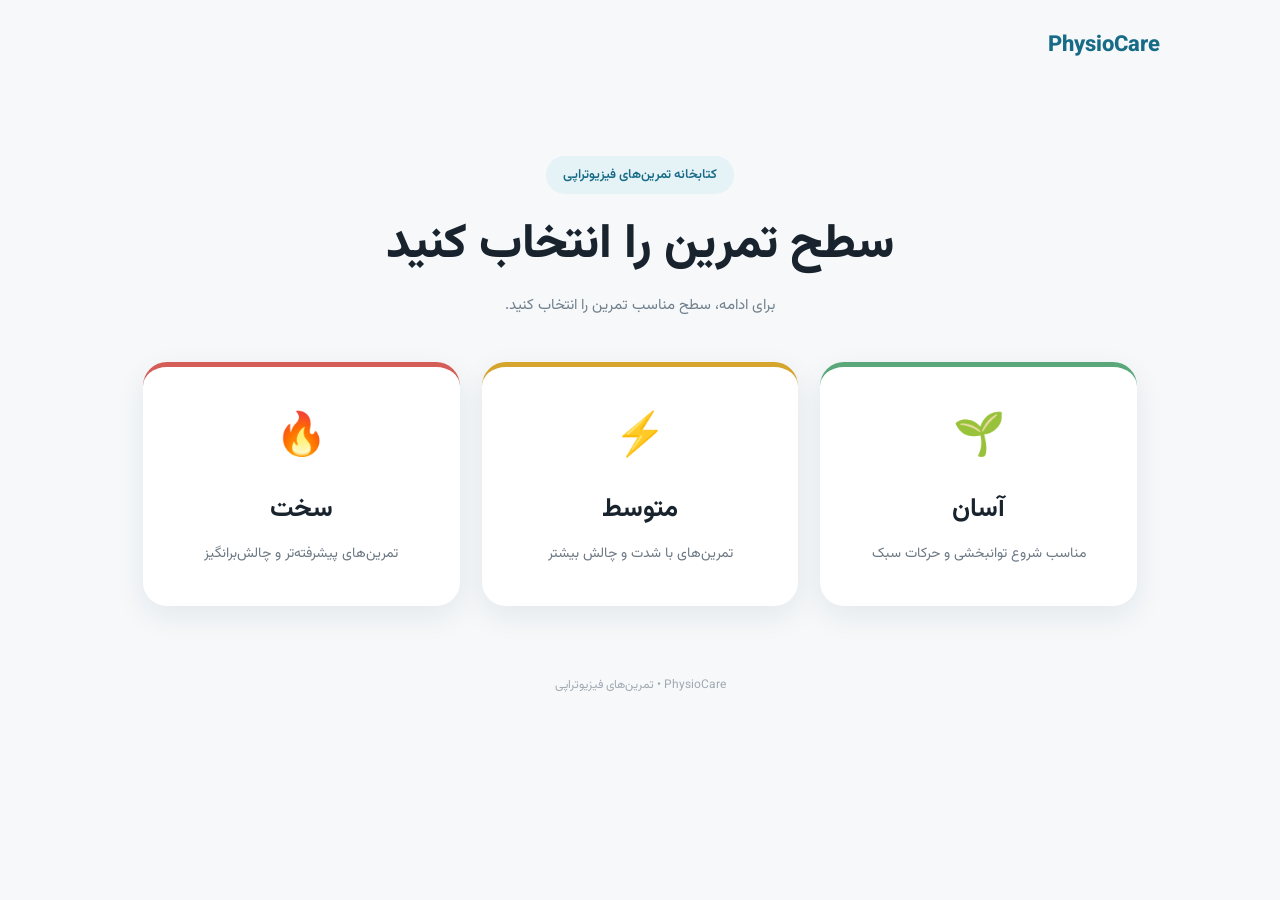
<file: index.html>
<!doctype html>
<html lang="fa" dir="rtl">
<head>
<meta charset="UTF-8">
<meta name="viewport" content="width=device-width,initial-scale=1">
<title>PhysioCare | سطح تمرین</title>
<link rel="stylesheet" href="style.css">
</head>
<body>
<header><div class="brand">PhysioCare</div></header>
<main class="page">
  <section class="hero">
    <div class="badge">کتابخانه تمرین‌های فیزیوتراپی</div>
    <h1>سطح تمرین را انتخاب کنید</h1>
    <p>برای ادامه، سطح مناسب تمرین را انتخاب کنید.</p>
  </section>
  <section class="levels">
    <a class="level easy" href="body.html?level=easy">
      <span class="emoji">🌱</span><strong>آسان</strong>
      <small>مناسب شروع توانبخشی و حرکات سبک</small>
    </a>
    <a class="level medium" href="body.html?level=medium">
      <span class="emoji">⚡</span><strong>متوسط</strong>
      <small>تمرین‌های با شدت و چالش بیشتر</small>
    </a>
    <a class="level hard" href="body.html?level=hard">
      <span class="emoji">🔥</span><strong>سخت</strong>
      <small>تمرین‌های پیشرفته‌تر و چالش‌برانگیز</small>
    </a>
  </section>
</main>
<footer>PhysioCare • تمرین‌های فیزیوتراپی</footer>
</body>
</html>
</file>
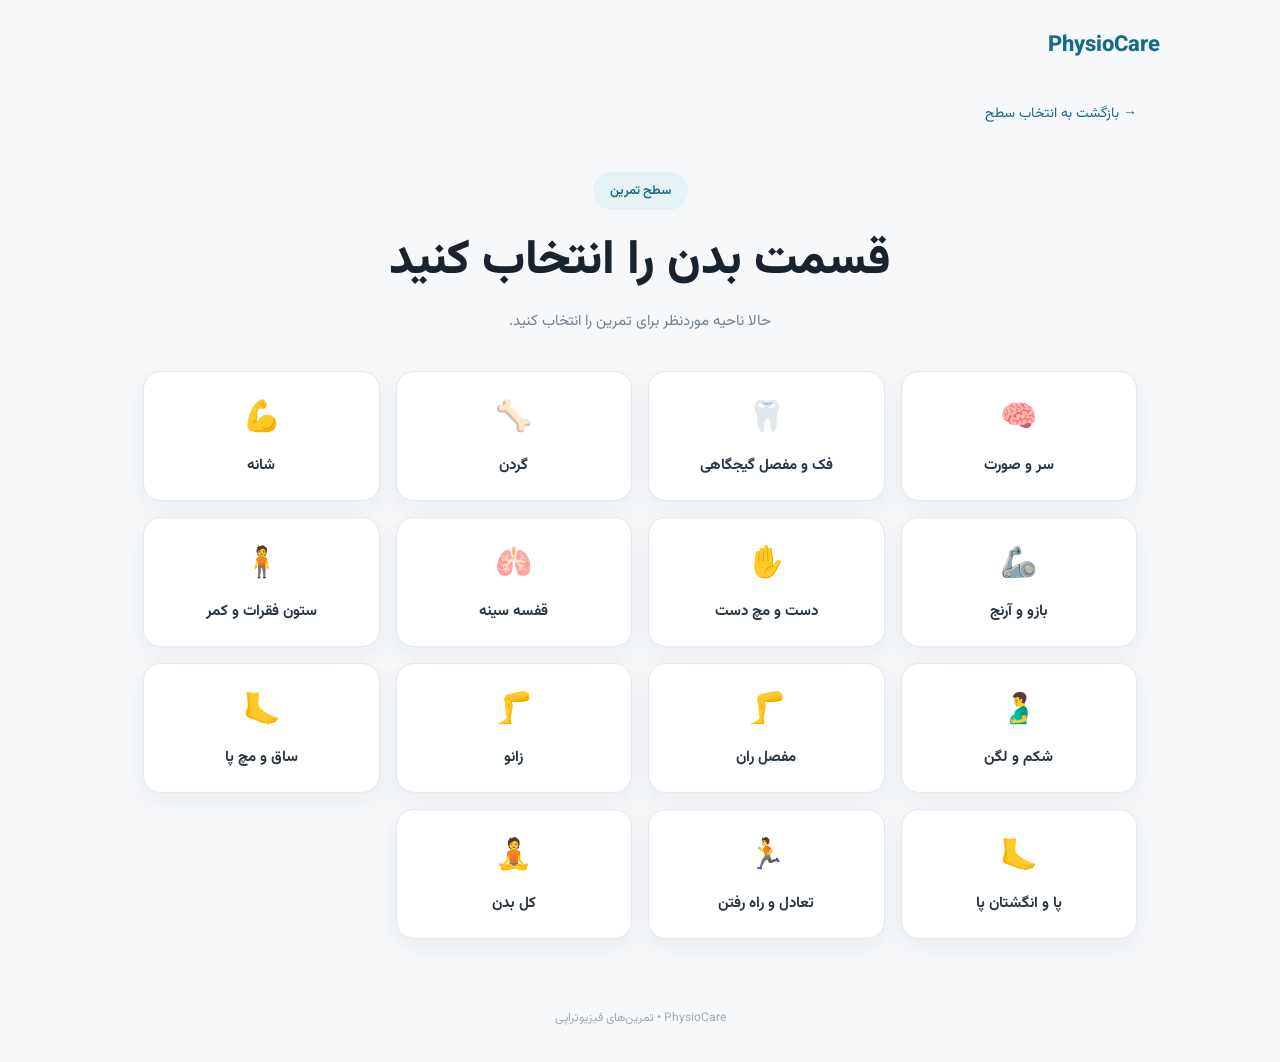
<file: body.html>
<!doctype html>
<html lang="fa" dir="rtl">
<head>
<meta charset="UTF-8">
<meta name="viewport" content="width=device-width,initial-scale=1">
<title>PhysioCare | انتخاب قسمت بدن</title>
<link rel="stylesheet" href="style.css">
</head>
<body>
<header><div class="brand">PhysioCare</div></header>
<main class="page">
  <a class="back" href="index.html">→ بازگشت به انتخاب سطح</a>
  <section class="hero compact">
    <div class="badge" id="levelBadge">سطح تمرین</div>
    <h1>قسمت بدن را انتخاب کنید</h1>
    <p>حالا ناحیه موردنظر برای تمرین را انتخاب کنید.</p>
  </section>
  <section class="body-grid">
    <a class="body-card" href="#"><span>🧠</span><strong>سر و صورت</strong></a>
    <a class="body-card" href="#"><span>🦷</span><strong>فک و مفصل گیجگاهی</strong></a>
    <a class="body-card" href="#"><span>🦴</span><strong>گردن</strong></a>
    <a class="body-card" href="#"><span>💪</span><strong>شانه</strong></a>
    <a class="body-card" href="#"><span>🦾</span><strong>بازو و آرنج</strong></a>
    <a class="body-card" href="#"><span>✋</span><strong>دست و مچ دست</strong></a>
    <a class="body-card" href="#"><span>🫁</span><strong>قفسه سینه</strong></a>
    <a class="body-card" href="#"><span>🧍</span><strong>ستون فقرات و کمر</strong></a>
    <a class="body-card" href="#"><span>🫃</span><strong>شکم و لگن</strong></a>
    <a class="body-card" href="#"><span>🦵</span><strong>مفصل ران</strong></a>
    <a class="body-card" href="#"><span>🦵</span><strong>زانو</strong></a>
    <a class="body-card" href="#"><span>🦶</span><strong>ساق و مچ پا</strong></a>
    <a class="body-card" href="#"><span>🦶</span><strong>پا و انگشتان پا</strong></a>
    <a class="body-card" href="#"><span>🏃</span><strong>تعادل و راه رفتن</strong></a>
    <a class="body-card" href="#"><span>🧘</span><strong>کل بدن</strong></a>
  </section>
</main>
<footer>PhysioCare • تمرین‌های فیزیوتراپی</footer>
<script>
const labels={easy:'سطح آسان',medium:'سطح متوسط',hard:'سطح سخت'};
const key=new URLSearchParams(location.search).get('level');
document.getElementById('levelBadge').textContent=labels[key]||'سطح تمرین';
</script>
</body>
</html>
</file>
<file: style.css>
@import url('https://fonts.googleapis.com/css2?family=Vazirmatn:wght@400;500;600;700;800&display=swap');
*{box-sizing:border-box}body{margin:0;min-height:100vh;background:#f6f8fa;color:#18232d;font-family:Vazirmatn,Tahoma,sans-serif}
header{max-width:1100px;margin:auto;padding:28px 30px}.brand{font-size:22px;font-weight:800;color:#176b87}
.page{max-width:1050px;margin:auto;padding:0 28px 55px}.hero{text-align:center;padding:65px 10px 45px}.hero.compact{padding:35px 10px 38px}
.badge{display:inline-block;background:#e5f3f7;color:#176b87;border-radius:30px;padding:9px 17px;font-size:13px;font-weight:600;margin-bottom:18px}
h1{margin:0;font-size:clamp(30px,5vw,48px);line-height:1.4;font-weight:800}.hero p{color:#71808c;margin:15px 0 0;font-size:15px}
.levels{display:grid;grid-template-columns:repeat(3,1fr);gap:22px}.level{text-decoration:none;color:inherit;background:white;border-radius:24px;min-height:220px;padding:38px 25px;text-align:center;display:block;box-shadow:0 10px 30px #1e324614;transition:.2s;border-top:5px solid}
.level:hover,.body-card:hover{transform:translateY(-5px);box-shadow:0 16px 36px #1e324620}.easy{border-color:#5aa779}.medium{border-color:#d5a52e}.hard{border-color:#d45d57}
.emoji{display:block;font-size:42px;margin-bottom:18px}.level strong{display:block;font-size:26px;margin-bottom:10px}.level small{display:block;color:#6c7883;font-size:14px;line-height:2}
.back{display:inline-block;color:#176b87;text-decoration:none;font-size:14px;padding:12px 0}.body-grid{display:grid;grid-template-columns:repeat(4,1fr);gap:16px}
.body-card{text-decoration:none;color:inherit;background:#fff;border:1px solid #e2e8ed;border-radius:18px;min-height:130px;display:flex;flex-direction:column;align-items:center;justify-content:center;gap:12px;box-shadow:0 7px 22px #1e32460f;transition:.2s}
.body-card span{font-size:30px}.body-card strong{font-size:15px;color:#293742}footer{text-align:center;color:#a0aab2;font-size:12px;padding:15px 20px 35px}
@media(max-width:800px){.levels{grid-template-columns:1fr}.body-grid{grid-template-columns:repeat(2,1fr)}.page{padding:0 16px 40px}}
</file>
